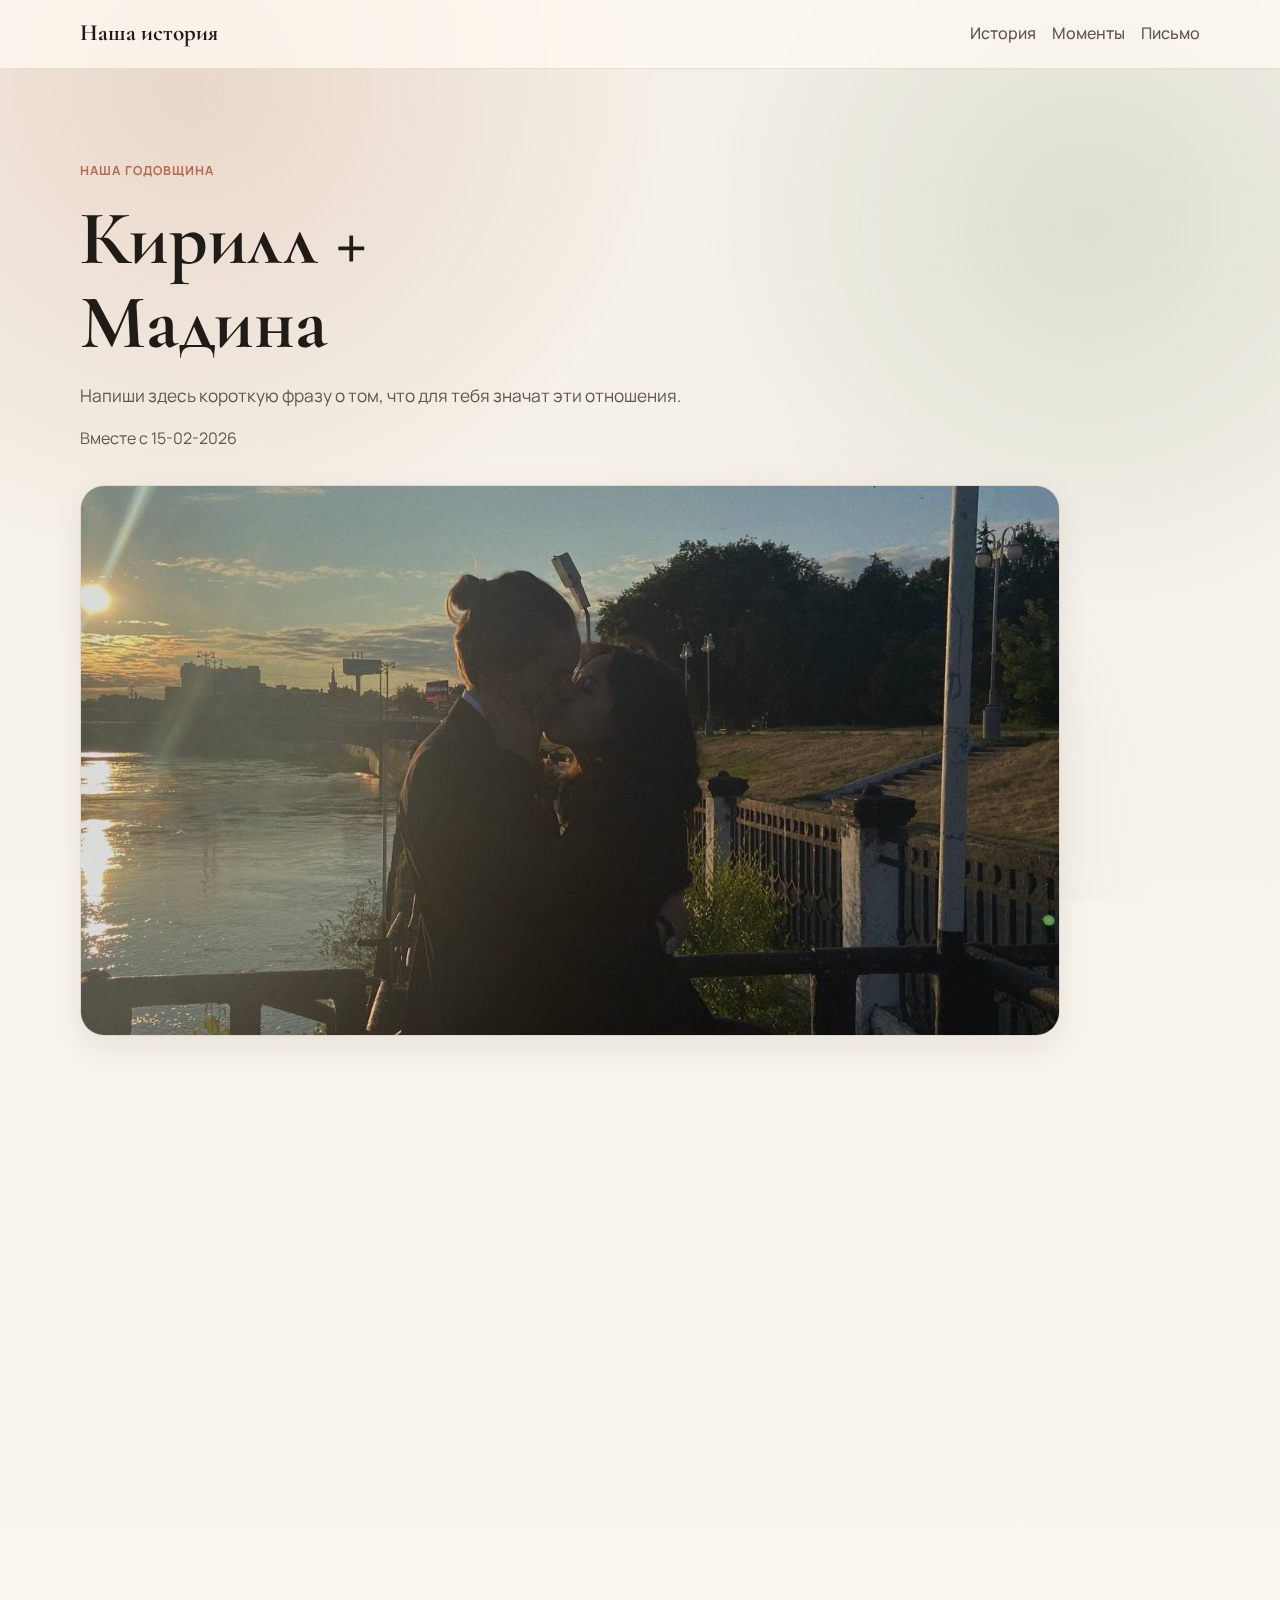
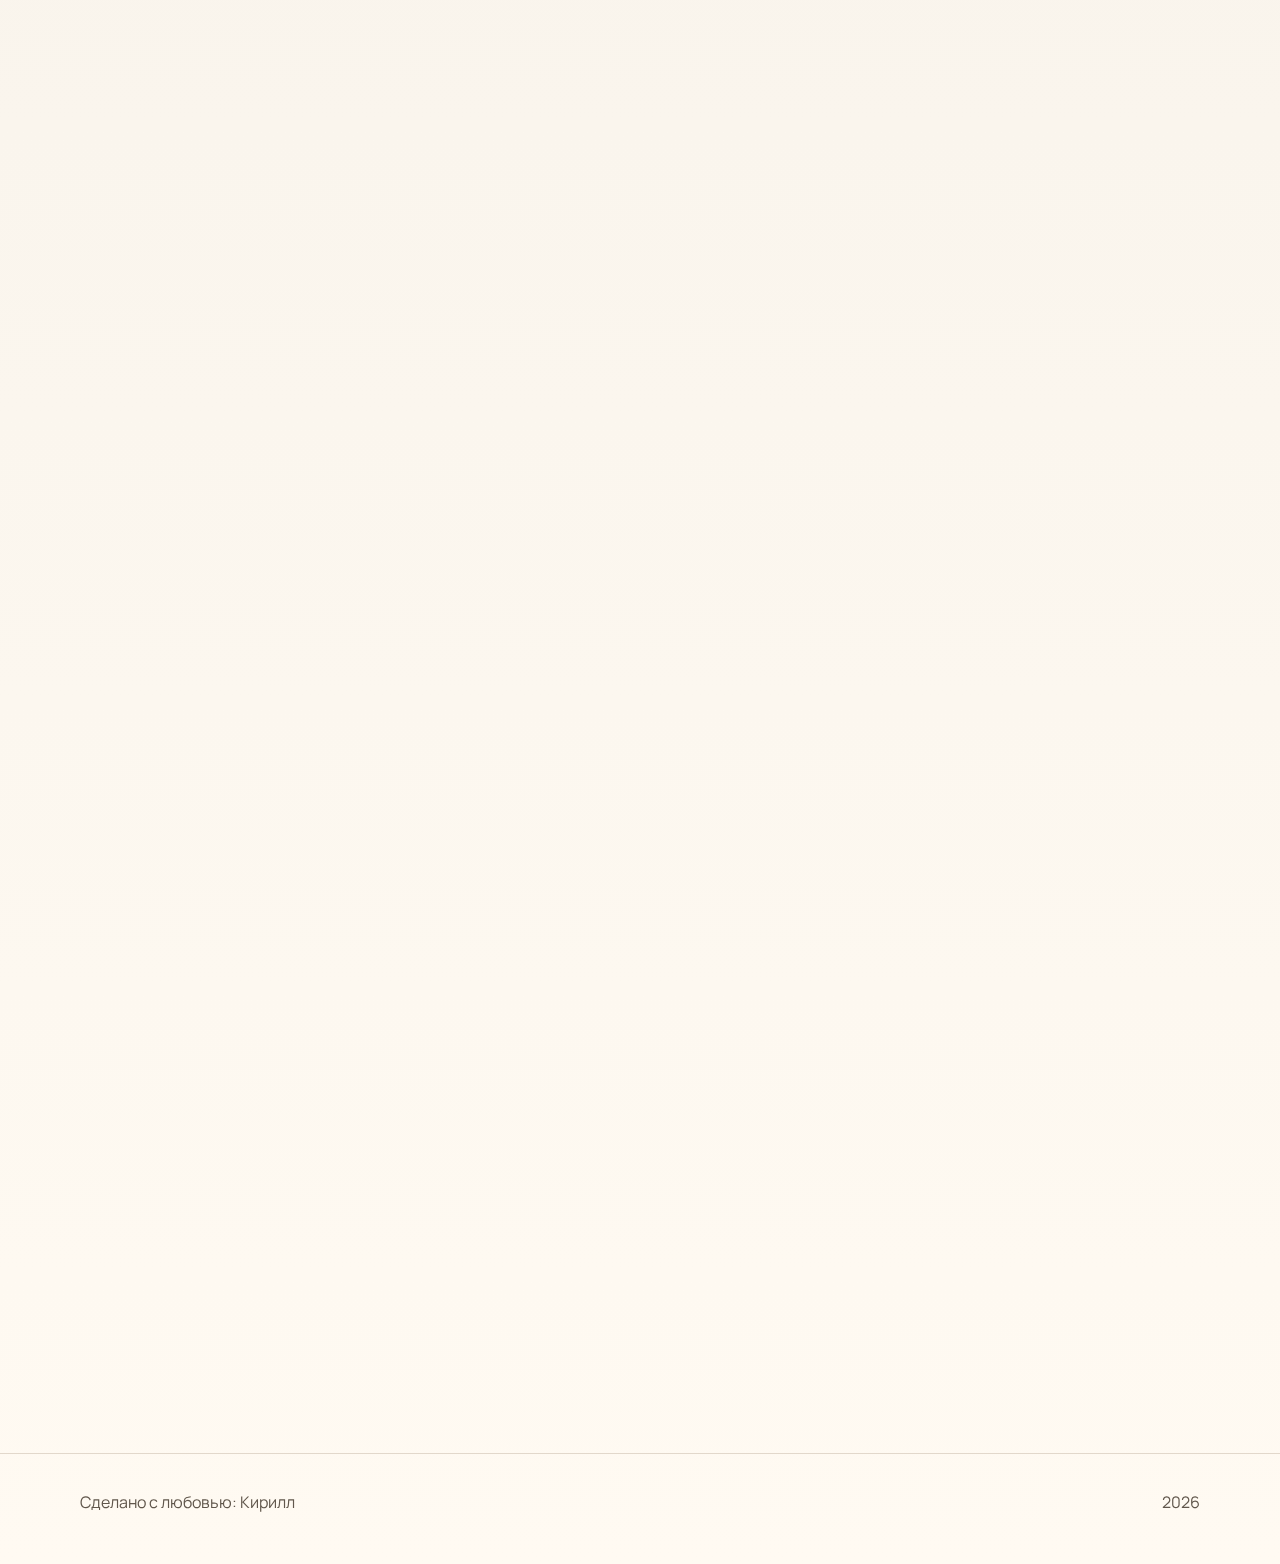
<file: index.html>
<!doctype html>
<html lang="ru">
<head>
  <meta charset="UTF-8">
  <meta name="viewport" content="width=device-width, initial-scale=1.0">
  <meta http-equiv="Cache-Control" content="no-store, no-cache, must-revalidate, max-age=0">
  <meta http-equiv="Pragma" content="no-cache">
  <meta http-equiv="Expires" content="0">
  <meta name="description" content="БубабыБансбебебемеммфлоы">
  <title>Наша история</title>
  <link rel="preconnect" href="https://fonts.googleapis.com">
  <link rel="preconnect" href="https://fonts.gstatic.com" crossorigin>
  <link href="https://fonts.googleapis.com/css2?family=Cormorant+Garamond:wght@500;600;700&family=Manrope:wght@400;500;700&display=swap" rel="stylesheet">
  <link rel="stylesheet" href="./styles/base.css">
  <link rel="stylesheet" href="./styles/sections.css">
  <link rel="stylesheet" href="./styles/animations.css">
</head>
<body>
  <div class="background-glow" aria-hidden="true"></div>
  <header class="site-header">
    <div class="container header-inner">
      <a class="logo" href="#top">Наша история</a>
      <nav class="main-nav">
        <a href="#story">История</a>
        <a href="#moments">Моменты</a>
        <a href="#letter">Письмо</a>
      </nav>
    </div>
  </header>

  <main id="top">
    <section class="hero container reveal">
      <p class="eyebrow" data-hero-eyebrow>С первого дня</p>
      <h1 data-couple-names>Ты + Она</h1>
      <p class="hero-lead" data-hero-lead>
        Замени это коротким сообщением о ваших отношениях.
      </p>
      <p class="hero-date">
        Вместе с <span data-anniversary-date>2026-01-01</span>
      </p>
      <img class="hero-image" src="./assets/images/hero/cover.jpg" alt="Главная фотография вас двоих">
    </section>

    <section id="story" class="section container reveal">
      <div class="section-heading">
        <p class="eyebrow">Хронология</p>
        <h2>Как все началось</h2>
      </div>
      <div id="timeline" class="timeline" aria-live="polite"></div>
    </section>

    <section class="section container reveal">
      <div class="section-heading">
        <p class="eyebrow">Мелочи</p>
        <h2>То, что делает нас нами</h2>
      </div>
      <ul id="facts-list" class="facts-list" aria-live="polite"></ul>
    </section>

    <section id="moments" class="section container reveal">
      <div class="section-heading">
        <p class="eyebrow">Галерея</p>
        <h2>Любимые моменты</h2>
      </div>
      <div id="gallery-grid" class="gallery-grid" aria-live="polite"></div>
    </section>

    <section id="letter" class="section container reveal">
      <div class="section-heading">
        <p class="eyebrow">Для тебя</p>
        <h2>Чтобы знала!</h2>
      </div>
      <article class="letter-card">
        <p data-letter-text>
          Ты для меня очень дорога, впереди еще далеко не одна anniversary!
          Люблю тебя!
        </p>
      </article>
    </section>
  </main>

  <footer class="site-footer">
    <div class="container footer-inner">
      <p>
        Сделано с любовью:
        <span data-signature>Твое имя</span>
      </p>
      <p>
        <span id="year"></span>
      </p>
    </div>
  </footer>

  <script type="module" src="./scripts/main.js"></script>
</body>
</html>
</file>
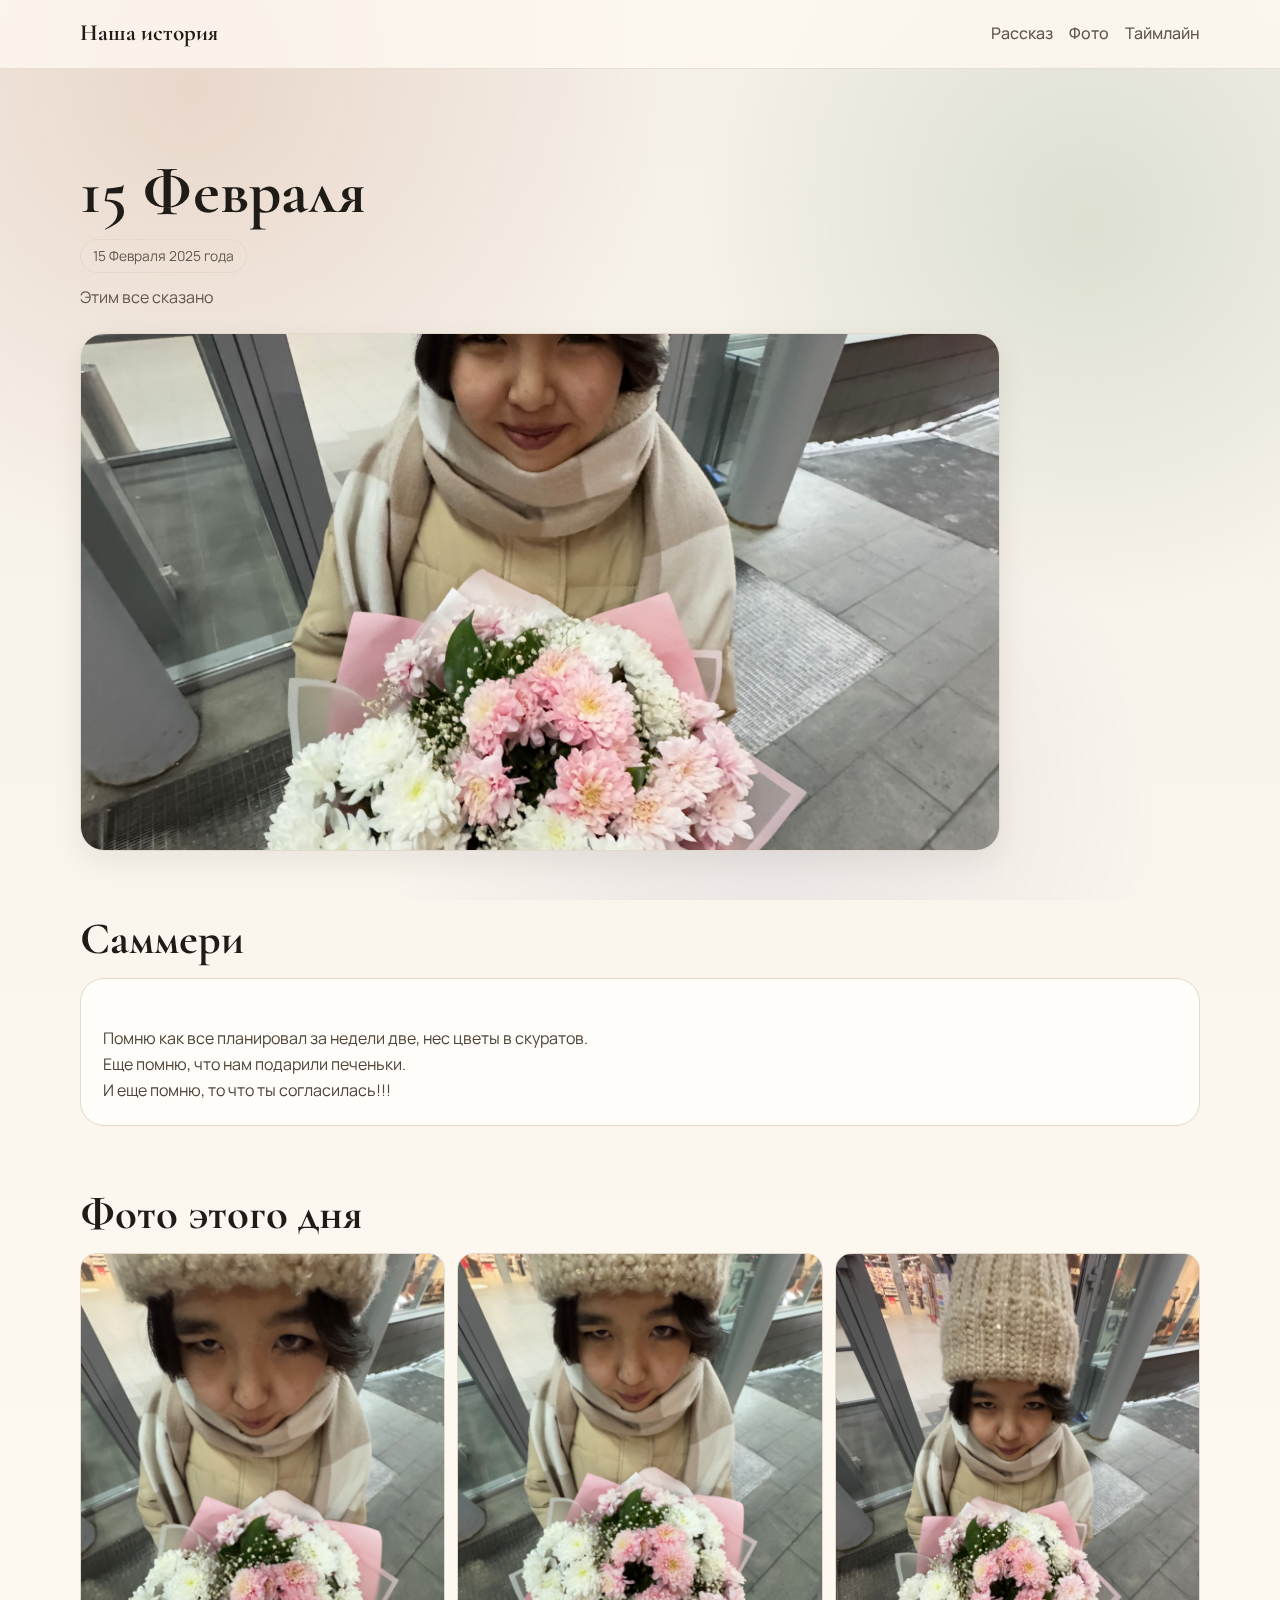
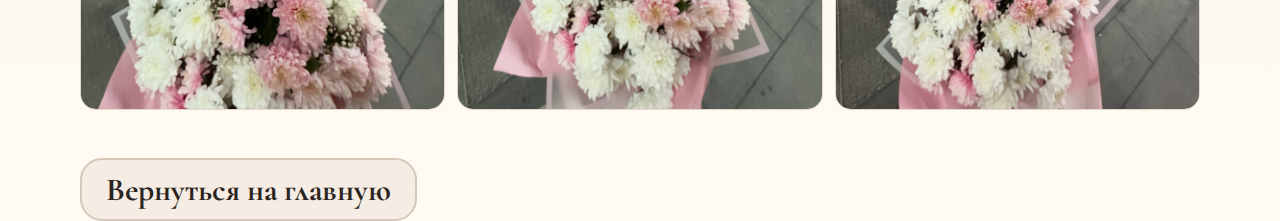
<file: pages/first-date.html>
<!doctype html>
<html lang="ru">
<head>
  <meta charset="UTF-8">
  <meta name="viewport" content="width=device-width, initial-scale=1.0">
  <meta http-equiv="Cache-Control" content="no-store, no-cache, must-revalidate, max-age=0">
  <meta http-equiv="Pragma" content="no-cache">
  <meta http-equiv="Expires" content="0">
  <meta name="description" content="Страница события: Первое свидание.">
  <title>15 Февраля</title>
  <link rel="preconnect" href="https://fonts.googleapis.com">
  <link rel="preconnect" href="https://fonts.gstatic.com" crossorigin>
  <link href="https://fonts.googleapis.com/css2?family=Cormorant+Garamond:wght@500;600;700&family=Manrope:wght@400;500;700&display=swap" rel="stylesheet">
  <link rel="stylesheet" href="../styles/base.css">
  <link rel="stylesheet" href="../styles/event-page.css">
</head>
<body>
  <div class="background-glow" aria-hidden="true"></div>
  <header class="site-header">
    <div class="container header-inner">
      <a class="logo" href="../index.html">Наша история</a>
      <nav class="main-nav">
        <a href="#story">Рассказ</a>
        <a href="#photos">Фото</a>
        <a href="../index.html#story">Таймлайн</a>
      </nav>
    </div>
  </header>

  <main class="event-page-main container">
    <section class="event-page-hero" id="top">

      <h1>15 Февраля</h1>
      <time class="event-date" datetime="15-02-2025">15 Февраля 2025 года</time>
      <p class="event-lead">
        Этим все сказано
      </p>
      <img class="event-main-photo" src="../assets/images/events/first-date/main.jpg" alt="Главное фото с первого свидания">
    </section>

    <section class="event-page-section" id="story">
      <h2>Саммери</h2>
      <article class="event-story-card">
        <p>
          Помню как все планировал за недели две, нес цветы в скуратов.
          Еще помню, что нам подарили печеньки.
          И еще помню, то что ты согласилась!!!
        </p>
      </article>
    </section>

    <section class="event-page-section" id="photos">
      <h2>Фото этого дня</h2>
      <div class="event-photos-grid">
        <figure>
          <img src="../assets/images/events/first-date/photo-01.jpg" alt="Фото первого свидания 1" loading="lazy">
        </figure>
        <figure>
          <img src="../assets/images/events/first-date/photo-02.jpg" alt="Фото первого свидания 2" loading="lazy">
        </figure>
        <figure>
          <img src="../assets/images/events/first-date/photo-03.jpg" alt="Фото первого свидания 3" loading="lazy">
        </figure>
      </div>

    </section>

    <a class="back-link" href="../index.html">Вернуться на главную</a>
  </main>
</body>
</html>
</file>
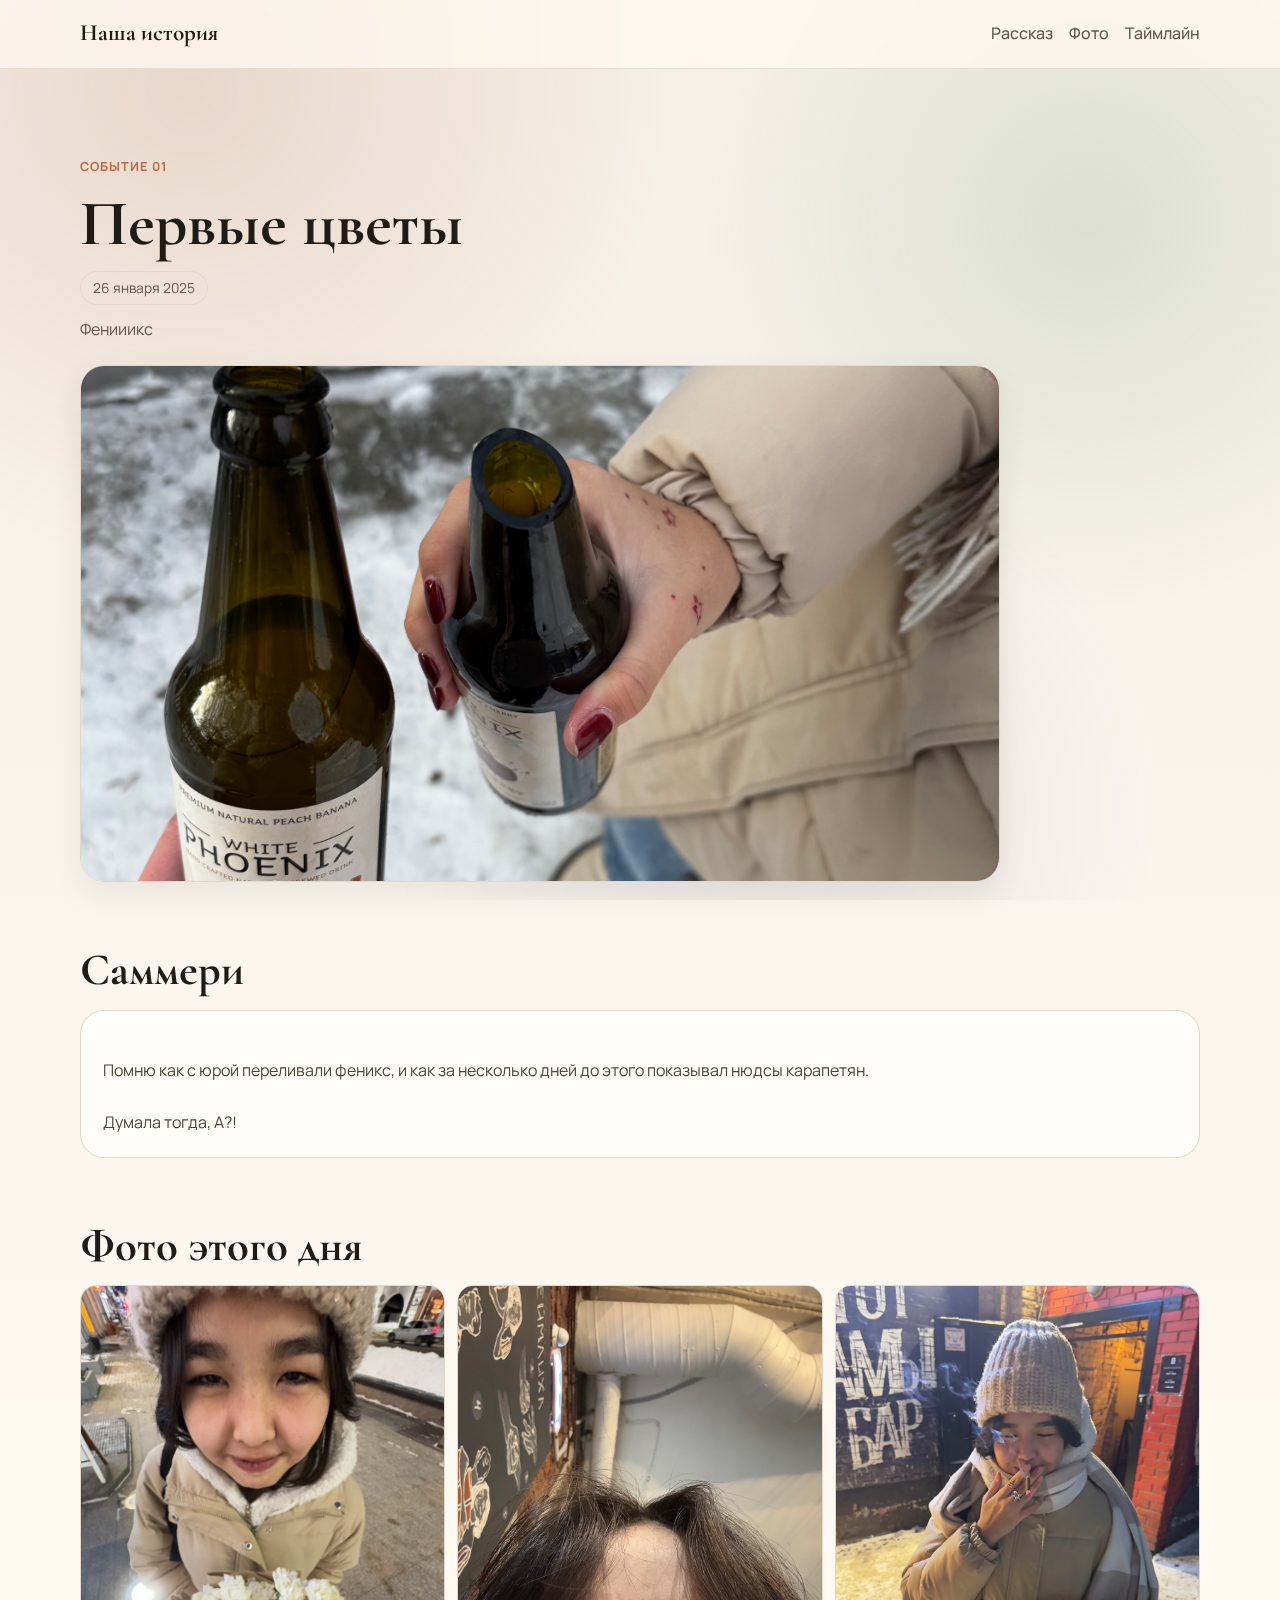
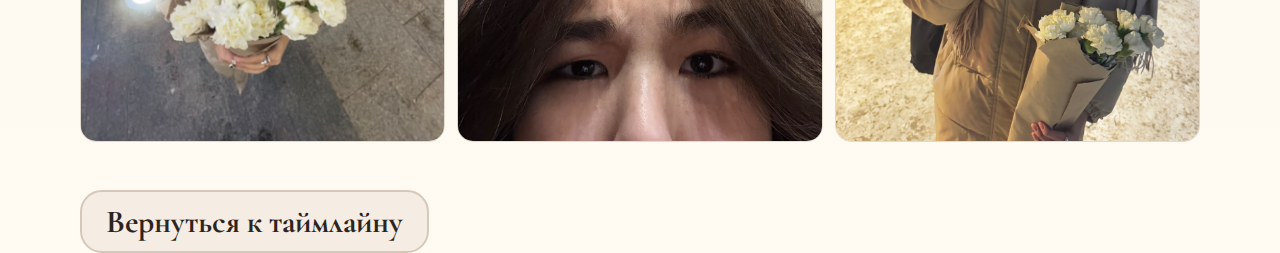
<file: pages/first-meeting.html>
<!doctype html>
<html lang="ru">
<head>
  <meta charset="UTF-8">
  <meta name="viewport" content="width=device-width, initial-scale=1.0">
  <meta http-equiv="Cache-Control" content="no-store, no-cache, must-revalidate, max-age=0">
  <meta http-equiv="Pragma" content="no-cache">
  <meta http-equiv="Expires" content="0">
  <meta name="description" content="Страница события: Первая встреча.">
  <title>Первая цветы</title>
  <link rel="preconnect" href="https://fonts.googleapis.com">
  <link rel="preconnect" href="https://fonts.gstatic.com" crossorigin>
  <link href="https://fonts.googleapis.com/css2?family=Cormorant+Garamond:wght@500;600;700&family=Manrope:wght@400;500;700&display=swap" rel="stylesheet">
  <link rel="stylesheet" href="../styles/base.css">
  <link rel="stylesheet" href="../styles/event-page.css">
</head>
<body>
  <div class="background-glow" aria-hidden="true"></div>
  <header class="site-header">
    <div class="container header-inner">
      <a class="logo" href="../index.html">Наша история</a>
      <nav class="main-nav">
        <a href="#story">Рассказ</a>
        <a href="#photos">Фото</a>
        <a href="../index.html#story">Таймлайн</a>
      </nav>
    </div>
  </header>

  <main class="event-page-main container">
    <section class="event-page-hero" id="top">
      <p class="eyebrow">Событие 01</p>
      <h1>Первые цветы</h1>
      <time class="event-date" datetime="26-01-2026">26 января 2025</time>
      <p class="event-lead">
        Фенииикс
      </p>
      <img class="event-main-photo" src="../assets/images/events/first-meeting/main.jpg" alt="Главное фото из дня первой встречи">
    </section>

    <section class="event-page-section" id="story">
      <h2>Саммери</h2>
      <article class="event-story-card">
        <p>
          Помню как с юрой переливали феникс, и как за несколько дней до этого показывал нюдсы карапетян.

          Думала тогда, А?!
        </p>
      </article>
    </section>

    <section class="event-page-section" id="photos">
      <h2>Фото этого дня</h2>
      <div class="event-photos-grid">
        <figure>
          <img src="../assets/images/events/first-meeting/photo-01.jpg" alt="Фото первой встречи 1" loading="lazy">
        </figure>
        <figure>
          <img src="../assets/images/events/first-meeting/photo-02.jpg" alt="Фото первой встречи 2" loading="lazy">
        </figure>
        <figure>
          <img src="../assets/images/events/first-meeting/photo-03.jpg" alt="Фото первой встречи 3" loading="lazy">
        </figure>
      </div>

    </section>

    <a class="back-link" href="../index.html#story">Вернуться к таймлайну</a>
  </main>
</body>
</html>
</file>
<file: styles/base.css>
:root {
  --bg: #f4efe7;
  --bg-soft: #fffaf2;
  --surface: #fffdf9;
  --text: #1f1c18;
  --text-soft: #61574c;
  --line: #e2d8cb;
  --accent: #b86b4b;
  --accent-soft: #f2cfbc;
  --shadow: 0 10px 30px rgba(41, 32, 23, 0.08);
  --radius-lg: 24px;
  --radius-md: 16px;
  --max-width: 1120px;
}

*,
*::before,
*::after {
  box-sizing: border-box;
}

html {
  scroll-behavior: smooth;
}

body {
  margin: 0;
  color: var(--text);
  background: linear-gradient(180deg, var(--bg) 0%, var(--bg-soft) 100%);
  font-family: "Manrope", "Segoe UI", sans-serif;
  line-height: 1.6;
}

img {
  display: block;
  max-width: 100%;
}

h1,
h2,
h3 {
  margin: 0;
  line-height: 1.1;
  font-family: "Cormorant Garamond", Georgia, serif;
}

p {
  margin: 0;
}

a {
  color: inherit;
}

.background-glow {
  position: fixed;
  inset: 0;
  z-index: -1;
  pointer-events: none;
  background:
    radial-gradient(circle at 15% 10%, rgba(184, 107, 75, 0.18), transparent 35%),
    radial-gradient(circle at 85% 25%, rgba(121, 158, 120, 0.2), transparent 30%),
    radial-gradient(circle at 60% 90%, rgba(125, 113, 168, 0.12), transparent 35%);
}

.container {
  width: min(var(--max-width), 92%);
  margin-inline: auto;
}

.site-header {
  position: sticky;
  top: 0;
  z-index: 10;
  backdrop-filter: blur(10px);
  background: rgba(255, 250, 242, 0.75);
  border-bottom: 1px solid rgba(226, 216, 203, 0.8);
}

.header-inner {
  min-height: 68px;
  display: flex;
  align-items: center;
  justify-content: space-between;
  gap: 16px;
}

.logo {
  font-family: "Cormorant Garamond", Georgia, serif;
  font-size: 1.45rem;
  font-weight: 700;
  text-decoration: none;
}

.main-nav {
  display: flex;
  flex-wrap: wrap;
  gap: 16px;
}

.main-nav a {
  text-decoration: none;
  color: var(--text-soft);
  font-weight: 500;
}

.main-nav a:hover {
  color: var(--accent);
}

.section {
  margin-top: 96px;
}

.section-heading {
  display: grid;
  gap: 8px;
  margin-bottom: 28px;
}

.section-heading h2 {
  font-size: clamp(2rem, 4vw, 3rem);
}

.eyebrow {
  margin: 0;
  text-transform: uppercase;
  letter-spacing: 0.08em;
  font-size: 0.78rem;
  font-weight: 700;
  color: var(--accent);
}

.site-footer {
  margin-top: 96px;
  padding: 36px 0 48px;
  border-top: 1px solid var(--line);
}

.footer-inner {
  display: flex;
  flex-wrap: wrap;
  align-items: center;
  justify-content: space-between;
  gap: 8px 16px;
  color: var(--text-soft);
}

@media (max-width: 760px) {
  .container {
    width: min(var(--max-width), 94%);
  }

  .header-inner {
    min-height: auto;
    flex-direction: column;
    align-items: flex-start;
    justify-content: center;
    gap: 8px;
    padding: 10px 0;
  }

  .logo {
    font-size: 1.28rem;
  }

  .main-nav {
    width: 100%;
    gap: 10px;
    font-size: 0.92rem;
    overflow-x: auto;
    white-space: nowrap;
    padding-bottom: 2px;
  }

  .section {
    margin-top: 72px;
  }

  .site-footer {
    margin-top: 72px;
  }
}
</file>
<file: styles/sections.css>
.hero {
  padding-top: 92px;
  display: grid;
  gap: 16px;
}

.hero h1 {
  font-size: clamp(2.8rem, 6vw, 5rem);
  max-width: 12ch;
}

.hero-lead {
  max-width: 62ch;
  font-size: 1.08rem;
  color: var(--text-soft);
}

.hero-date {
  color: var(--text-soft);
}

.hero-image {
  width: min(100%, 980px);
  aspect-ratio: 16 / 9;
  margin-top: 18px;
  object-fit: cover;
  border-radius: var(--radius-lg);
  border: 1px solid var(--line);
  box-shadow: var(--shadow);
}

.timeline {
  display: grid;
  gap: 16px;
}

.timeline-item {
  display: grid;
  gap: 8px;
  padding: 18px;
  background: var(--surface);
  border: 1px solid var(--line);
  border-radius: var(--radius-md);
}

.timeline-item time {
  display: inline-flex;
  width: fit-content;
  padding: 4px 10px;
  border-radius: 999px;
  border: 1px solid var(--line);
  color: var(--text-soft);
  font-size: 0.82rem;
}

.timeline-item h3 {
  font-size: 1.7rem;
}

.timeline-item p {
  color: var(--text-soft);
}

.timeline-title-link,
.timeline-title-static {
  display: inline-flex;
  width: fit-content;
  padding: 6px 12px;
  border: 1px solid var(--line);
  border-radius: 12px;
  background: #fff6ee;
}

.timeline-title-link {
  text-decoration: none;
  color: var(--text);
  transition: border-color 0.2s ease, transform 0.2s ease, background-color 0.2s ease;
}

.timeline-title-link:hover {
  border-color: var(--accent-soft);
  background: #ffe8d8;
  transform: translateY(-1px);
}

.facts-list {
  margin: 0;
  padding: 0;
  list-style: none;
  display: grid;
  grid-template-columns: repeat(3, minmax(0, 1fr));
  gap: 14px;
}

.fact-card {
  padding: 18px;
  border-radius: var(--radius-md);
  background: var(--surface);
  border: 1px solid var(--line);
}

.fact-card strong {
  display: block;
  margin-bottom: 4px;
}

.fact-card p {
  color: var(--text-soft);
}

.gallery-grid {
  display: grid;
  grid-template-columns: repeat(3, minmax(0, 1fr));
  gap: 14px;
}

.gallery-item {
  position: relative;
  overflow: hidden;
  border-radius: var(--radius-md);
  border: 1px solid var(--line);
  background: var(--surface);
}

.gallery-item img {
  width: 100%;
  aspect-ratio: 4 / 5;
  object-fit: cover;
}

.letter-card {
  padding: 24px;
  background: linear-gradient(160deg, #fffdf9 0%, #fff6ee 100%);
  border: 1px solid var(--line);
  border-radius: var(--radius-lg);
  box-shadow: var(--shadow);
}

.letter-card p {
  white-space: pre-line;
  color: #4e4338;
}

@media (max-width: 980px) {
  .facts-list,
  .gallery-grid {
    grid-template-columns: repeat(2, minmax(0, 1fr));
  }
}

@media (max-width: 680px) {
  .hero {
    padding-top: 58px;
    gap: 14px;
  }

  .hero-lead {
    font-size: 0.98rem;
  }

  .hero-image {
    margin-top: 12px;
    border-radius: 18px;
  }

  .timeline-item {
    padding: 14px;
  }

  .timeline-title-link,
  .timeline-title-static {
    font-size: 1.25rem;
    padding: 5px 10px;
    border-radius: 10px;
  }

  .letter-card {
    padding: 18px;
  }

  .facts-list,
  .gallery-grid {
    grid-template-columns: 1fr;
  }

  .timeline-item h3 {
    font-size: 1.45rem;
  }
}
</file>
<file: styles/animations.css>
.reveal {
  opacity: 0;
  transform: translateY(20px);
  transition: opacity 0.65s ease, transform 0.65s ease;
}

.reveal.is-visible {
  opacity: 1;
  transform: translateY(0);
}
</file>
<file: styles/event-page.css>
.event-page-main {
  padding-top: 88px;
}

.event-page-hero {
  display: grid;
  gap: 12px;
}

.event-page-hero h1 {
  font-size: clamp(2.4rem, 5vw, 4.2rem);
  max-width: 14ch;
}

.event-date {
  display: inline-flex;
  width: fit-content;
  padding: 5px 12px;
  border-radius: 999px;
  border: 1px solid var(--line);
  color: var(--text-soft);
  font-size: 0.86rem;
}

.event-lead {
  max-width: 64ch;
  color: var(--text-soft);
}

.event-main-photo {
  width: min(100%, 920px);
  aspect-ratio: 16 / 9;
  object-fit: cover;
  border-radius: var(--radius-lg);
  border: 1px solid var(--line);
  box-shadow: var(--shadow);
  margin-top: 10px;
}

.event-page-section {
  margin-top: 64px;
}

.event-page-section h2 {
  margin-bottom: 14px;
  font-size: clamp(1.9rem, 4vw, 2.8rem);
}

.event-story-card {
  background: var(--surface);
  border: 1px solid var(--line);
  border-radius: var(--radius-lg);
  padding: 22px;
}

.event-story-card p {
  white-space: pre-line;
  color: #4f4539;
}

.event-photos-grid {
  display: grid;
  grid-template-columns: repeat(3, minmax(0, 1fr));
  gap: 12px;
}

.event-photos-grid figure {
  margin: 0;
  overflow: hidden;
  border-radius: var(--radius-md);
  border: 1px solid var(--line);
  background: var(--surface);
}

.event-photos-grid img {
  width: 100%;
  aspect-ratio: 4 / 5;
  object-fit: cover;
}

.event-caption {
  margin-top: 6px;
  font-size: 0.9rem;
  color: var(--text-soft);
}

.back-link {
  display: inline-flex;
  align-items: center;
  justify-content: center;
  padding: 12px 24px;
  text-decoration: none;
  margin-top: 48px;
  color: #2b2420;
  font-family: "Cormorant Garamond", Georgia, serif;
  font-size: clamp(1.35rem, 2.8vw, 2rem);
  font-weight: 700;
  line-height: 1.1;
  border: 2px solid #d5c8b8;
  border-radius: 22px;
  background: #f5ece3;
  transition: background-color 0.2s ease, border-color 0.2s ease;
}

.back-link:hover {
  background: #efe3d6;
  border-color: #c8b8a7;
}

@media (max-width: 920px) {
  .event-photos-grid {
    grid-template-columns: repeat(2, minmax(0, 1fr));
  }
}

@media (max-width: 700px) {
  .event-page-main {
    padding-top: 68px;
  }

  .event-photos-grid {
    grid-template-columns: 1fr;
  }

  .event-page-section {
    margin-top: 52px;
  }
}
</file>
